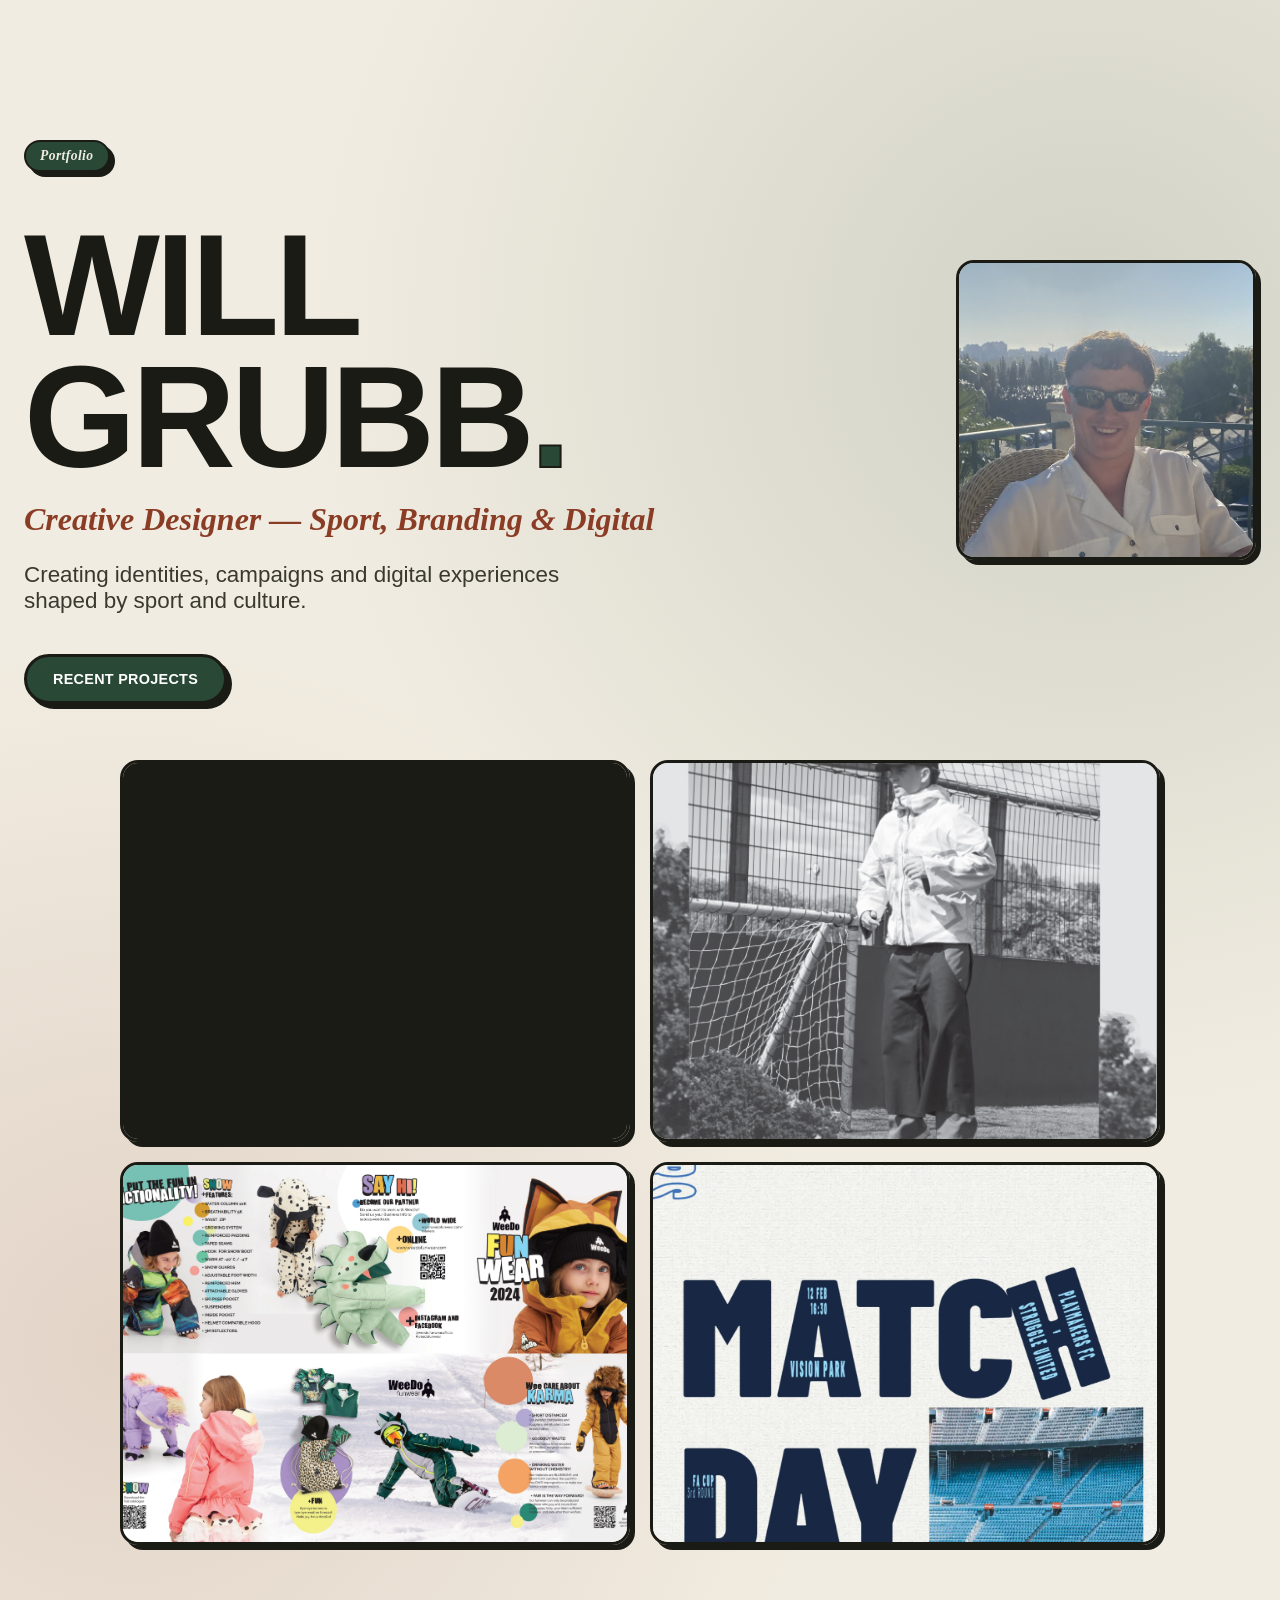
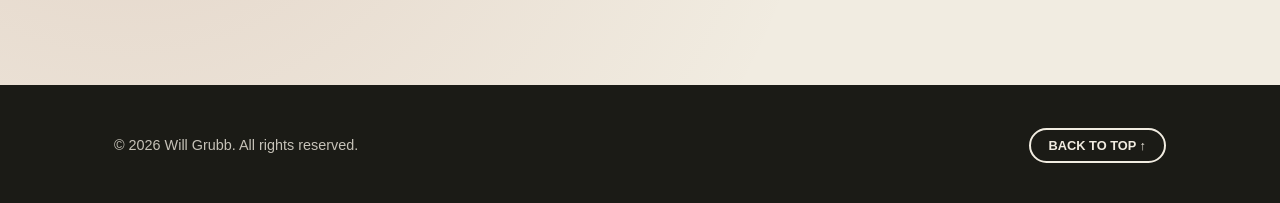
<file: index.html>
<!DOCTYPE html>
<html lang="en">
<head>
<meta charset="UTF-8">
<meta name="viewport" content="width=device-width, initial-scale=1.0">
<title>Will Grubb — Creative Designer | Sport, Branding &amp; Storytelling</title>
<meta name="description" content="Will Grubb is a creative designer specialising in sports branding, visual storytelling and presentation design.">
<link rel="stylesheet" href="css/style.css">
</head>
<body>

<section class="splash">
  <div class="container splash-inner">
    <div class="splash-text">
      <span class="hero-tag">Portfolio</span>
      <h1 class="splash-name">Will Grubb<span>.</span></h1>
      <p class="splash-title">Creative Designer — Sport, Branding &amp; Digital</p>
      <p class="splash-tagline">Creating identities, campaigns and digital experiences shaped by sport and culture.</p>

      <div class="btn-row splash-cta">
        <a class="btn btn-primary" href="work.html">Recent Projects</a>
      </div>
    </div>

    <img class="profile-pic splash-profile-pic" src="images/will-grubb-profile.jpg" alt="Portrait of Will Grubb">

    <div class="splash-thumbs" aria-label="Projects">
      <a class="splash-thumb" href="work.html#greenmile">
        <video src="videos/greenmile-find-your-line.mp4" autoplay muted loop playsinline></video>
        <span class="splash-thumb-label">Green Mile</span>
      </a>
      <a class="splash-thumb" href="work.html#playmakers">
        <img src="images/playmakers-gallery-1.jpg" alt="">
        <span class="splash-thumb-label">Playmakers</span>
      </a>
      <a class="splash-thumb" href="work.html#weedo">
        <img src="images/weedo-gallery-flyer.jpg" alt="">
        <span class="splash-thumb-label">Weedo</span>
      </a>
      <a class="splash-thumb" href="work.html#selectedwork">
        <img src="images/selectedwork-matchday-mockup.jpg" alt="">
        <span class="splash-thumb-label">Selected Creative Work</span>
      </a>
    </div>
  </div>
</section>

<footer class="site-footer">
  <div class="container footer-inner">
    <p>&copy; 2026 Will Grubb. All rights reserved.</p>
    <a href="#top" class="back-to-top">Back to top ↑</a>
  </div>
</footer>

</body>
</html>
</file>
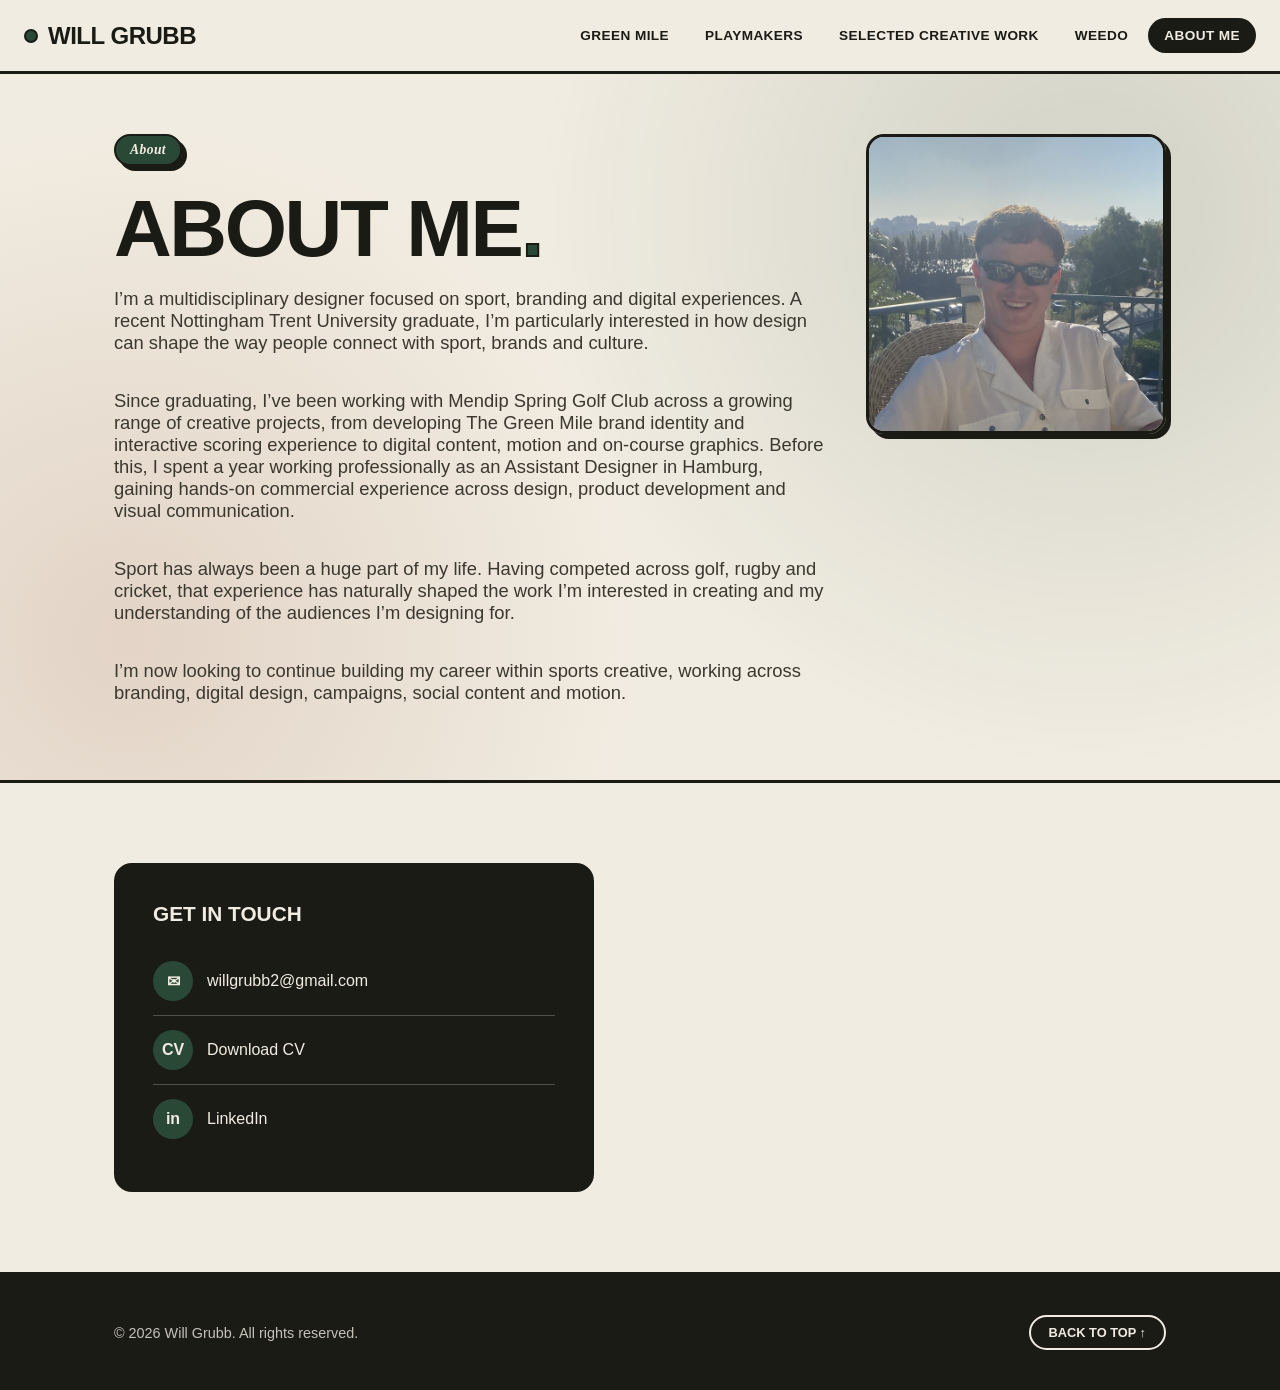
<file: about.html>
<!DOCTYPE html>
<html lang="en">
<head>
<meta charset="UTF-8">
<meta name="viewport" content="width=device-width, initial-scale=1.0">
<title>About — Will Grubb</title>
<meta name="description" content="About Will Grubb, a creative designer specialising in sports branding, visual storytelling and presentation design.">
<link rel="stylesheet" href="css/style.css">
</head>
<body>

<header class="site-header">
  <nav class="nav">
    <a href="index.html" class="logo"><span class="dot"></span> Will Grubb</a>
    <ul class="nav-links">
      <li><a href="work.html#greenmile">Green Mile</a></li>
      <li><a href="work.html#playmakers">Playmakers</a></li>
      <li><a href="work.html#selectedwork">Selected Creative Work</a></li>
      <li><a href="work.html#weedo">Weedo</a></li>
      <li><a href="about.html" class="active">About Me</a></li>
    </ul>
    <button class="nav-toggle" aria-label="Toggle navigation">☰</button>
  </nav>
</header>

<section class="hero" style="padding:60px 0 40px;">
  <div class="container" style="display:flex; gap:40px; flex-wrap:wrap; justify-content:space-between; align-items:flex-start;">
    <div style="flex:1 1 480px;">
      <span class="hero-tag">About</span>
      <h1>About Me<span>.</span></h1>
      <p style="max-width: 720px;">I’m a multidisciplinary designer focused on sport, branding and digital experiences. A recent Nottingham Trent University graduate, I’m particularly interested in how design can shape the way people connect with sport, brands and culture.</p>
      <p style="max-width: 720px;">Since graduating, I’ve been working with Mendip Spring Golf Club across a growing range of creative projects, from developing The Green Mile brand identity and interactive scoring experience to digital content, motion and on-course graphics. Before this, I spent a year working professionally as an Assistant Designer in Hamburg, gaining hands-on commercial experience across design, product development and visual communication.</p>
      <p style="max-width: 720px;">Sport has always been a huge part of my life. Having competed across golf, rugby and cricket, that experience has naturally shaped the work I’m interested in creating and my understanding of the audiences I’m designing for.</p>
      <p style="max-width: 720px;">I’m now looking to continue building my career within sports creative, working across branding, digital design, campaigns, social content and motion.</p>
    </div>
    <img class="profile-pic" src="images/will-grubb-profile.jpg" alt="Portrait of Will Grubb" style="flex: 0 0 auto; margin-top: 0;">
  </div>
</section>

<section>
  <div class="container">
    <div class="contact-info-card" style="max-width: 480px;">
      <h3>Get in Touch</h3>
      <div class="contact-row">
        <span class="icon">✉</span>
        <a href="mailto:willgrubb2@gmail.com">willgrubb2@gmail.com</a>
      </div>
      <div class="contact-row">
        <span class="icon">CV</span>
        <a href="pdfs/will-grubb-cv.pdf" target="_blank" rel="noopener">Download CV</a>
      </div>
      <div class="contact-row">
        <span class="icon">in</span>
        <a href="https://www.linkedin.com/in/will-grubb-693162268/" target="_blank" rel="noopener">LinkedIn</a>
      </div>
    </div>
  </div>
</section>

<footer class="site-footer">
  <div class="container footer-inner">
    <p>&copy; 2026 Will Grubb. All rights reserved.</p>
    <a href="#top" class="back-to-top">Back to top ↑</a>
  </div>
</footer>

<script src="js/main.js"></script>
</body>
</html>
</file>
<file: css/style.css>
/* ===== Will Grubb — Fashion & Apparel Design Portfolio ===== */

:root {
  --ink: #1b1b16;
  --paper: #f1ece1;
  --white: #ffffff;
  --orange: #294936;
  --yellow: #b3924c;
  --blue: #8a3c25;
  --green: #294936;
  --gray: #6f6a5e;
  --ink-soft: #3a382f;
  --line: #1b1b16;
  --radius: 18px;
  --shadow-hard: 8px 8px 0 var(--ink);
  --shadow-hard-sm: 5px 5px 0 var(--ink);
}

* { box-sizing: border-box; }

html { scroll-behavior: smooth; }

body {
  margin: 0;
  font-family: "Helvetica Neue", Arial, sans-serif;
  background: var(--paper);
  color: var(--ink);
  -webkit-font-smoothing: antialiased;
}

a { color: inherit; text-decoration: none; }

img { max-width: 100%; display: block; }

.container {
  width: 100%;
  max-width: 1100px;
  margin: 0 auto;
  padding: 0 24px;
}

/* ===== Header / Nav ===== */

.site-header {
  position: sticky;
  top: 0;
  z-index: 50;
  background: var(--paper);
  border-bottom: 3px solid var(--ink);
}

.nav {
  display: flex;
  align-items: center;
  justify-content: space-between;
  padding: 18px 24px;
  max-width: 1600px;
  margin: 0 auto;
}

.logo {
  font-size: 1.5rem;
  font-weight: 900;
  letter-spacing: -0.02em;
  text-transform: uppercase;
  display: flex;
  align-items: center;
  gap: 10px;
}

.logo .dot {
  width: 14px;
  height: 14px;
  background: var(--orange);
  border-radius: 50%;
  border: 2px solid var(--ink);
  display: inline-block;
}

.nav-links {
  display: flex;
  gap: 4px;
  list-style: none;
  margin: 0;
  padding: 0;
}

.nav-links a {
  display: inline-block;
  padding: 8px 14px;
  font-weight: 700;
  text-transform: uppercase;
  font-size: 0.85rem;
  letter-spacing: 0.03em;
  white-space: nowrap;
  border: 2px solid transparent;
  border-radius: 999px;
  transition: all 0.15s ease;
}

.nav-links a:hover {
  border-color: var(--ink);
  background: var(--yellow);
}

.nav-links a.active {
  background: var(--ink);
  color: var(--paper);
}

.nav-toggle {
  display: none;
  background: none;
  border: 2px solid var(--ink);
  border-radius: 10px;
  padding: 8px 10px;
  font-size: 1.2rem;
  cursor: pointer;
}

/* ===== Hero ===== */

.hero {
  padding: 90px 0 70px;
  position: relative;
  overflow: hidden;
  border-bottom: 3px solid var(--ink);
  background:
    radial-gradient(circle at 85% 20%, rgba(41,73,54,0.16), transparent 45%),
    radial-gradient(circle at 10% 80%, rgba(138,60,37,0.14), transparent 40%);
}

.hero-tag {
  display: inline-block;
  background: var(--green);
  color: var(--paper);
  border: 2px solid var(--ink);
  padding: 6px 14px;
  border-radius: 999px;
  font-family: Georgia, "Times New Roman", serif;
  font-style: italic;
  font-weight: 700;
  font-size: 0.85rem;
  letter-spacing: 0.03em;
  margin-bottom: 24px;
  box-shadow: var(--shadow-hard-sm);
}

.hero h1 {
  font-size: clamp(2.6rem, 7vw, 5rem);
  line-height: 0.98;
  margin: 0 0 20px;
  font-weight: 900;
  letter-spacing: -0.03em;
  text-transform: uppercase;
}

.hero h1 span {
  color: var(--orange);
  -webkit-text-stroke: 2px var(--ink);
}

.hero p {
  font-size: 1.15rem;
  max-width: 560px;
  color: var(--ink-soft);
  margin-bottom: 36px;
}

.btn-row {
  display: flex;
  gap: 16px;
  flex-wrap: wrap;
}

/* ===== Splash (opening page) ===== */

.splash {
  min-height: 100vh;
  display: flex;
  align-items: center;
  position: relative;
  overflow: hidden;
  background:
    radial-gradient(circle at 85% 20%, rgba(41,73,54,0.16), transparent 45%),
    radial-gradient(circle at 10% 80%, rgba(138,60,37,0.14), transparent 40%);
}

.splash-inner {
  position: relative;
  display: flex;
  align-items: center;
  justify-content: space-between;
  gap: 56px;
  flex-wrap: wrap;
  max-width: 1800px;
  padding: 60px 24px;
}

.splash-text {
  flex: 1 1 480px;
}

.profile-pic {
  width: min(300px, 30vw);
  aspect-ratio: 1 / 1;
  object-fit: cover;
  border: 3px solid var(--ink);
  border-radius: var(--radius);
  box-shadow: var(--shadow-hard-sm);
  margin-top: 40px;
  transition: transform 0.15s ease, box-shadow 0.15s ease;
}

.splash-profile-pic {
  position: absolute;
  top: 139px;
  right: 24px;
  margin-top: 0;
}

@media (max-width: 1400px) {
  .splash-profile-pic {
    position: static;
    margin: 0 auto 24px;
  }
}

.profile-pic:hover {
  transform: translate(-2px, -2px);
  box-shadow: 7px 7px 0 var(--ink);
}

.splash-name {
  font-size: clamp(4rem, 12vw, 9rem);
  line-height: 0.92;
  margin: 24px 0 16px;
  font-weight: 900;
  letter-spacing: -0.03em;
  text-transform: uppercase;
}

.splash-name span {
  color: var(--orange);
  -webkit-text-stroke: 2px var(--ink);
}

.splash-title {
  font-family: Georgia, "Times New Roman", serif;
  font-style: italic;
  font-weight: 700;
  font-size: clamp(1.4rem, 3vw, 2rem);
  color: var(--blue);
  margin: 0 0 24px;
}

.splash-tagline {
  font-size: clamp(1.15rem, 2vw, 1.4rem);
  color: var(--ink-soft);
  max-width: 560px;
  margin: 0 0 40px;
}

.splash-cta {
  margin-bottom: 0;
}

.splash-thumbs {
  display: grid;
  grid-template-columns: repeat(4, minmax(0, 1fr));
  gap: 20px;
  width: min(1040px, 100%);
  margin: 0 auto;
}

.splash-thumb:nth-child(1) { grid-column: 1 / span 2; }
.splash-thumb:nth-child(2) { grid-column: 3 / span 2; }
.splash-thumb:nth-child(3) { grid-column: 1 / span 2; }
.splash-thumb:nth-child(4) { grid-column: 3 / span 2; }

.splash-thumb {
  position: relative;
  display: block;
  width: 100%;
  aspect-ratio: 4 / 3;
  border: 3px solid var(--ink);
  border-radius: var(--radius);
  overflow: hidden;
  box-shadow: var(--shadow-hard-sm);
  transition: transform 0.15s ease, box-shadow 0.15s ease;
}

.splash-thumb:hover,
.splash-thumb:focus-visible {
  transform: translate(-2px, -2px);
  box-shadow: 7px 7px 0 var(--ink);
}

.splash-thumb img {
  width: 100%;
  height: 100%;
  object-fit: cover;
}

.splash-thumb video {
  width: 100%;
  height: 100%;
  object-fit: contain;
  background: var(--ink);
}

.splash-thumb-label {
  position: absolute;
  inset: 0;
  display: flex;
  align-items: center;
  justify-content: center;
  text-align: center;
  padding: 8px;
  background: rgba(27, 27, 22, 0.8);
  color: var(--paper);
  font-weight: 800;
  text-transform: uppercase;
  letter-spacing: 0.02em;
  font-size: 0.95rem;
  opacity: 0;
  transition: opacity 0.15s ease;
}

.splash-thumb:hover .splash-thumb-label,
.splash-thumb:focus-visible .splash-thumb-label {
  opacity: 1;
}

.btn {
  display: inline-flex;
  align-items: center;
  gap: 8px;
  padding: 14px 26px;
  border-radius: 999px;
  border: 3px solid var(--ink);
  font-weight: 800;
  text-transform: uppercase;
  font-size: 0.9rem;
  letter-spacing: 0.02em;
  cursor: pointer;
  box-shadow: var(--shadow-hard-sm);
  transition: transform 0.12s ease, box-shadow 0.12s ease;
}

.btn:hover {
  transform: translate(-2px, -2px);
  box-shadow: 7px 7px 0 var(--ink);
}

.btn:active {
  transform: translate(2px, 2px);
  box-shadow: 2px 2px 0 var(--ink);
}

.btn-primary { background: var(--orange); color: var(--white); }

/* ===== Section basics ===== */

section { padding: 80px 0; }

.section-alt { background: var(--white); border-top: 3px solid var(--ink); border-bottom: 3px solid var(--ink); }

.kicker {
  font-family: Georgia, "Times New Roman", serif;
  font-style: italic;
  font-weight: 700;
  letter-spacing: 0.02em;
  font-size: 1rem;
  color: var(--blue);
  margin-bottom: 10px;
}

.section-title {
  font-size: clamp(1.8rem, 4vw, 2.8rem);
  font-weight: 900;
  text-transform: uppercase;
  letter-spacing: -0.02em;
  margin: 0 0 40px;
}

/* ===== Project blocks (parallax) ===== */

.project-block {
  padding: 0 0 70px;
}

.project-block .container {
  padding-top: 44px;
  padding-bottom: 44px;
}

.project-intro {
  max-width: 700px;
  color: var(--ink-soft);
  font-size: 1.05rem;
  margin: 0 0 32px;
}

/* ===== Challenge / Solution / Outcome triptych ===== */

.about-details {
  margin: 0 0 32px;
}

.about-toggle {
  cursor: pointer;
  list-style: none;
  width: fit-content;
  user-select: none;
}

.about-toggle::-webkit-details-marker { display: none; }
.about-toggle::marker { content: ""; }

.about-toggle::after {
  content: "+";
  margin-left: 2px;
  font-weight: 900;
}

.about-details[open] .about-toggle {
  margin-bottom: 20px;
}

.about-details[open] .about-toggle::after {
  content: "\2013";
}

.about-details .challenge-grid {
  margin: 0;
}

.challenge-grid {
  display: grid;
  grid-template-columns: repeat(3, 1fr);
  gap: 20px;
  margin: 0 0 32px;
}

.challenge-item {
  background: var(--white);
  border: 3px solid var(--ink);
  border-top: 7px solid var(--ink);
  border-radius: var(--radius);
  box-shadow: var(--shadow-hard-sm);
  padding: 22px 20px;
}

.challenge-item.challenge-challenge { border-top-color: var(--blue); }
.challenge-item.challenge-solution { border-top-color: var(--yellow); }
.challenge-item.challenge-outcome { border-top-color: var(--green); }

.challenge-label {
  font-family: Georgia, "Times New Roman", serif;
  font-style: italic;
  font-weight: 700;
  text-transform: uppercase;
  letter-spacing: 0.03em;
  font-size: 0.85rem;
  color: var(--ink);
  margin: 0 0 10px;
}

.challenge-item p {
  margin: 0;
  color: var(--ink-soft);
  font-size: 0.98rem;
  line-height: 1.5;
}

.challenge-item p + p {
  margin-top: 10px;
}

@media (max-width: 640px) {
  .challenge-grid { grid-template-columns: 1fr; }
}

.parallax-frame {
  position: relative;
  overflow: hidden;
  height: 60vh;
  max-width: 1100px;
  margin: 0 auto 18px;
  border: 3px solid var(--ink);
  border-radius: var(--radius);
  box-shadow: var(--shadow-hard);
  background: var(--white);
}

.parallax-frame img {
  position: absolute;
  top: -12%;
  left: 0;
  width: 100%;
  height: 124%;
  object-fit: cover;
  object-position: top center;
  will-change: transform;
}

.parallax-frame-wide {
  max-width: none;
  width: 100%;
  height: 72vh;
  margin: 0 0 0;
  border-left: none;
  border-right: none;
  border-radius: 0;
  box-shadow: none;
}

.parallax-frame-compact {
  width: 340px;
  max-width: 80%;
  height: auto;
  aspect-ratio: 165 / 189;
  margin: 48px auto 0;
  background: var(--white);
  padding: 18px;
}

.parallax-frame-compact img {
  position: static;
  width: 100%;
  height: 100%;
  object-fit: contain;
  object-position: center;
}

/* ===== Horizontal image gallery (within a single project section) ===== */

.gallery-frame { position: relative; overflow: hidden; }

.gallery-track {
  display: flex;
  height: 100%;
  overflow-x: auto;
  overflow-y: hidden;
  -webkit-overflow-scrolling: touch;
}

.gallery-track img,
.gallery-track video {
  position: static;
  flex: none;
  width: auto;
  max-width: none;
  height: 100%;
  object-fit: cover;
  object-position: center;
}

.gallery-track iframe {
  position: static;
  flex: none;
  width: auto;
  max-width: none;
  height: 100%;
  aspect-ratio: 1680 / 1140;
  border: none;
}

.gallery-slide {
  flex: none;
  width: auto;
  height: 100%;
  display: flex;
  align-items: center;
  justify-content: center;
  background: var(--paper);
}

.gallery-track-clone {
  display: flex;
  flex: none;
  height: 100%;
}

.gallery-track .gallery-slide img,
.gallery-track .gallery-slide video {
  flex: none;
  width: auto;
  max-width: none;
  height: 100%;
  object-fit: contain;
}

.gallery-track::-webkit-scrollbar { height: 8px; }
.gallery-track::-webkit-scrollbar-track { background: rgba(0,0,0,0.08); }
.gallery-track::-webkit-scrollbar-thumb { background: var(--ink); border-radius: 999px; }

.gallery-hint {
  position: absolute;
  right: 20px;
  bottom: 20px;
  background: var(--ink);
  color: var(--paper);
  font-weight: 800;
  text-transform: uppercase;
  font-size: 0.75rem;
  letter-spacing: 0.03em;
  padding: 6px 14px;
  border-radius: 999px;
  pointer-events: none;
}

.pdf-links {
  display: flex;
  gap: 14px;
  flex-wrap: wrap;
  margin-top: 8px;
}

.btn-outline {
  background: transparent;
  color: var(--ink);
}

@media (max-width: 640px) {
  .parallax-frame { height: 46vh; }
  .parallax-frame-wide { height: 42vh; }
}

/* ===== Contact page ===== */

.contact-info-card {
  background: var(--ink);
  color: var(--paper);
  border-radius: var(--radius);
  padding: 36px;
  border: 3px solid var(--ink);
}

.contact-info-card h3 {
  text-transform: uppercase;
  font-weight: 900;
  font-size: 1.3rem;
  margin-top: 0;
}

.contact-row {
  display: flex;
  align-items: center;
  gap: 14px;
  padding: 14px 0;
  border-bottom: 1px solid rgba(241,236,225,0.25);
}

.contact-row:last-child { border-bottom: none; }

.contact-row .icon {
  width: 40px;
  height: 40px;
  border-radius: 50%;
  background: var(--orange);
  display: flex;
  align-items: center;
  justify-content: center;
  font-weight: 900;
  flex-shrink: 0;
}

.social-row {
  display: flex;
  gap: 12px;
  margin-top: 24px;
}

.social-row a {
  width: 44px;
  height: 44px;
  border: 2px solid var(--paper);
  border-radius: 50%;
  display: flex;
  align-items: center;
  justify-content: center;
  font-weight: 800;
  transition: background 0.15s ease;
}

.social-row a:hover { background: var(--orange); border-color: var(--ink); }

/* ===== Footer ===== */

.site-footer {
  border-top: 3px solid var(--ink);
  padding: 40px 0;
  background: var(--ink);
  color: var(--paper);
}

.footer-inner {
  display: flex;
  justify-content: space-between;
  align-items: center;
  flex-wrap: wrap;
  gap: 16px;
}

.footer-inner p { margin: 0; font-size: 0.9rem; opacity: 0.8; }

.back-to-top {
  border: 2px solid var(--paper);
  border-radius: 999px;
  padding: 8px 18px;
  font-weight: 800;
  text-transform: uppercase;
  font-size: 0.8rem;
}

/* ===== Booklet flipbook viewer ===== */

.booklet-modal {
  position: fixed;
  inset: 0;
  z-index: 300;
  background: rgba(20, 19, 15, 0.94);
  display: none;
  align-items: center;
  justify-content: center;
  padding: 40px 20px;
}

.booklet-modal.open { display: flex; }

.booklet-stage {
  position: relative;
  height: min(72vh, 760px);
  width: auto;
  /* Fallback until JS measures the first loaded page and sets the real
     spread ratio inline — avoids a 0-size flash, kept close to a typical
     A4-ish spread so the box doesn't jump much once corrected. */
  aspect-ratio: 1846 / 1310;
  perspective: 2200px;
}

.leaf-under,
.flip-leaf {
  position: absolute;
  top: 0;
  width: 50%;
  height: 100%;
}

.leaf-under-left, .flip-leaf-left { left: 0; }
.leaf-under-right, .flip-leaf-right { right: 0; }

.leaf-under {
  z-index: 1;
  background: var(--white);
  overflow: hidden;
  box-shadow: 0 25px 70px rgba(0,0,0,0.4);
  border-radius: 4px;
}

.leaf-under img {
  width: 100%;
  height: 100%;
  object-fit: contain;
  display: block;
  background: var(--white);
  pointer-events: none;
}

.flip-face img,
.leaf-under img {
  opacity: 0;
  transition: opacity 0.18s ease;
}

.flip-face img.is-ready,
.leaf-under img.is-ready {
  opacity: 1;
}

.flip-leaf {
  z-index: 2;
  transform-style: preserve-3d;
  will-change: transform;
  transition: transform 0.55s cubic-bezier(0.3, 0, 0.2, 1);
  cursor: pointer;
}

.flip-leaf.no-transition { transition: none; }

.flip-leaf-left { transform-origin: right center; }
.flip-leaf-right { transform-origin: left center; }

.flip-leaf.flipping { z-index: 6; }

.flip-face {
  position: absolute;
  inset: 0;
  backface-visibility: hidden;
  overflow: hidden;
  background: var(--white);
  border-radius: 4px;
  box-shadow: 0 25px 70px rgba(0,0,0,0.55);
}

.flip-face img {
  width: 100%;
  height: 100%;
  object-fit: contain;
  display: block;
  background: var(--white);
  pointer-events: none;
}

.flip-front { transform: rotateY(0deg); }
.flip-back { transform: rotateY(180deg); }

.flip-leaf::before {
  content: "";
  position: absolute;
  inset: 0;
  z-index: 10;
  pointer-events: none;
  opacity: 0;
  background: rgba(0,0,0,0.45);
}

.flip-leaf.flipping::before {
  animation: bookletShade 0.55s ease-in-out;
}

@keyframes bookletShade {
  0% { opacity: 0; }
  55% { opacity: 1; }
  100% { opacity: 0; }
}

.booklet-gutter {
  position: absolute;
  top: 0;
  left: 50%;
  width: 30px;
  margin-left: -15px;
  height: 100%;
  z-index: 3;
  pointer-events: none;
  background: linear-gradient(to right, rgba(0,0,0,0.2), transparent 45%, transparent 55%, rgba(0,0,0,0.2));
}

.leaf-hidden { visibility: hidden; }

.booklet-nav {
  position: absolute;
  top: 50%;
  transform: translateY(-50%);
  background: var(--paper);
  color: var(--ink);
  border: 3px solid var(--paper);
  width: 52px;
  height: 52px;
  border-radius: 50%;
  font-size: 1.6rem;
  line-height: 1;
  cursor: pointer;
  display: flex;
  align-items: center;
  justify-content: center;
  z-index: 5;
}

.booklet-nav:disabled { opacity: 0.3; cursor: default; }

.booklet-prev { left: -20px; }
.booklet-next { right: -20px; }

.booklet-close {
  position: absolute;
  top: 22px;
  right: 22px;
  background: none;
  border: 2px solid var(--paper);
  color: var(--paper);
  width: 40px;
  height: 40px;
  border-radius: 50%;
  font-size: 1.3rem;
  line-height: 1;
  cursor: pointer;
  z-index: 5;
}

.booklet-counter {
  position: absolute;
  bottom: -36px;
  left: 50%;
  transform: translateX(-50%);
  color: var(--paper);
  font-weight: 800;
  font-size: 0.8rem;
  letter-spacing: 0.05em;
  text-transform: uppercase;
}

@media (max-width: 640px) {
  .booklet-stage { height: auto; width: 92vw; }
  .booklet-prev { left: 6px; }
  .booklet-next { right: 6px; }
  .booklet-nav { width: 42px; height: 42px; font-size: 1.3rem; }
}

@media (prefers-reduced-motion: reduce) {
  .flip-leaf { transition-duration: 0.01s; }
  .flip-face img, .leaf-under img { transition: none; }
}

/* ===== Horizontal sliding PDF viewer ===== */

.slider-modal {
  position: fixed;
  inset: 0;
  z-index: 300;
  background: #000000;
  display: none;
  align-items: center;
  justify-content: center;
}

.slider-modal.open { display: flex; }

.slider-track {
  display: flex;
  width: 100%;
  height: 100%;
  overflow-x: auto;
  scroll-snap-type: x mandatory;
  scroll-behavior: smooth;
  -webkit-overflow-scrolling: touch;
}

.slider-track::-webkit-scrollbar { display: none; }

.slider-slide {
  flex: 0 0 100%;
  width: 100%;
  height: 100%;
  scroll-snap-align: start;
  display: flex;
  align-items: center;
  justify-content: center;
  padding: 60px 90px;
}

.slider-slide img {
  max-width: 100%;
  max-height: 100%;
  object-fit: contain;
  display: block;
  box-shadow: 0 30px 90px rgba(0,0,0,0.7);
}

.slider-nav {
  position: absolute;
  top: 50%;
  transform: translateY(-50%);
  background: rgba(255,255,255,0.1);
  color: var(--paper);
  border: 2px solid rgba(255,255,255,0.3);
  width: 54px;
  height: 54px;
  border-radius: 50%;
  font-size: 1.6rem;
  line-height: 1;
  cursor: pointer;
  display: flex;
  align-items: center;
  justify-content: center;
  z-index: 5;
  transition: background 0.15s ease;
}

.slider-nav:hover { background: rgba(255,255,255,0.2); }
.slider-nav:disabled { opacity: 0.25; cursor: default; }
.slider-nav:disabled:hover { background: rgba(255,255,255,0.1); }

.slider-prev { left: 24px; }
.slider-next { right: 24px; }

.slider-close {
  position: absolute;
  top: 22px;
  right: 22px;
  background: none;
  border: 2px solid rgba(255,255,255,0.4);
  color: var(--paper);
  width: 42px;
  height: 42px;
  border-radius: 50%;
  font-size: 1.3rem;
  line-height: 1;
  cursor: pointer;
  z-index: 6;
}

.slider-counter {
  position: absolute;
  bottom: 24px;
  left: 50%;
  transform: translateX(-50%);
  color: var(--paper);
  font-weight: 800;
  font-size: 0.8rem;
  letter-spacing: 0.05em;
  text-transform: uppercase;
  z-index: 5;
}

@media (max-width: 640px) {
  .slider-slide { padding: 30px 20px; }
  .slider-prev { left: 8px; }
  .slider-next { right: 8px; }
  .slider-nav { width: 42px; height: 42px; font-size: 1.3rem; }
}

/* ---- Vertical orientation variant ---- */

.slider-modal.slider-vertical .slider-track {
  flex-direction: column;
  overflow-x: hidden;
  overflow-y: auto;
  scroll-snap-type: y mandatory;
}

.slider-modal.slider-vertical .slider-slide {
  padding: 90px 60px;
}

.slider-modal.slider-vertical .slider-prev {
  top: 24px;
  left: 50%;
  right: auto;
  bottom: auto;
  transform: translateX(-50%) rotate(90deg);
}

.slider-modal.slider-vertical .slider-next {
  bottom: 24px;
  top: auto;
  left: 50%;
  right: auto;
  transform: translateX(-50%) rotate(90deg);
}

.slider-modal.slider-vertical .slider-counter {
  bottom: auto;
  top: 22px;
  left: 22px;
  transform: none;
}

@media (max-width: 640px) {
  .slider-modal.slider-vertical .slider-slide { padding: 20px 16px; }
  .slider-modal.slider-vertical .slider-prev { top: 8px; }
  .slider-modal.slider-vertical .slider-next { bottom: 8px; }
}

/* ===== Utilities ===== */

.text-center { text-align: center; }
.mt-40 { margin-top: 40px; }
.mb-0 { margin-bottom: 0; }

/* ===== Responsive ===== */

@media (max-width: 960px) {
  .nav-links {
    position: absolute;
    top: 100%;
    left: 0;
    right: 0;
    background: var(--paper);
    flex-direction: column;
    border-bottom: 3px solid var(--ink);
    padding: 12px;
    display: none;
  }
  .nav-links.open { display: flex; }
  .nav-links a { text-align: center; }
  .nav-toggle { display: block; }
}
</file>
